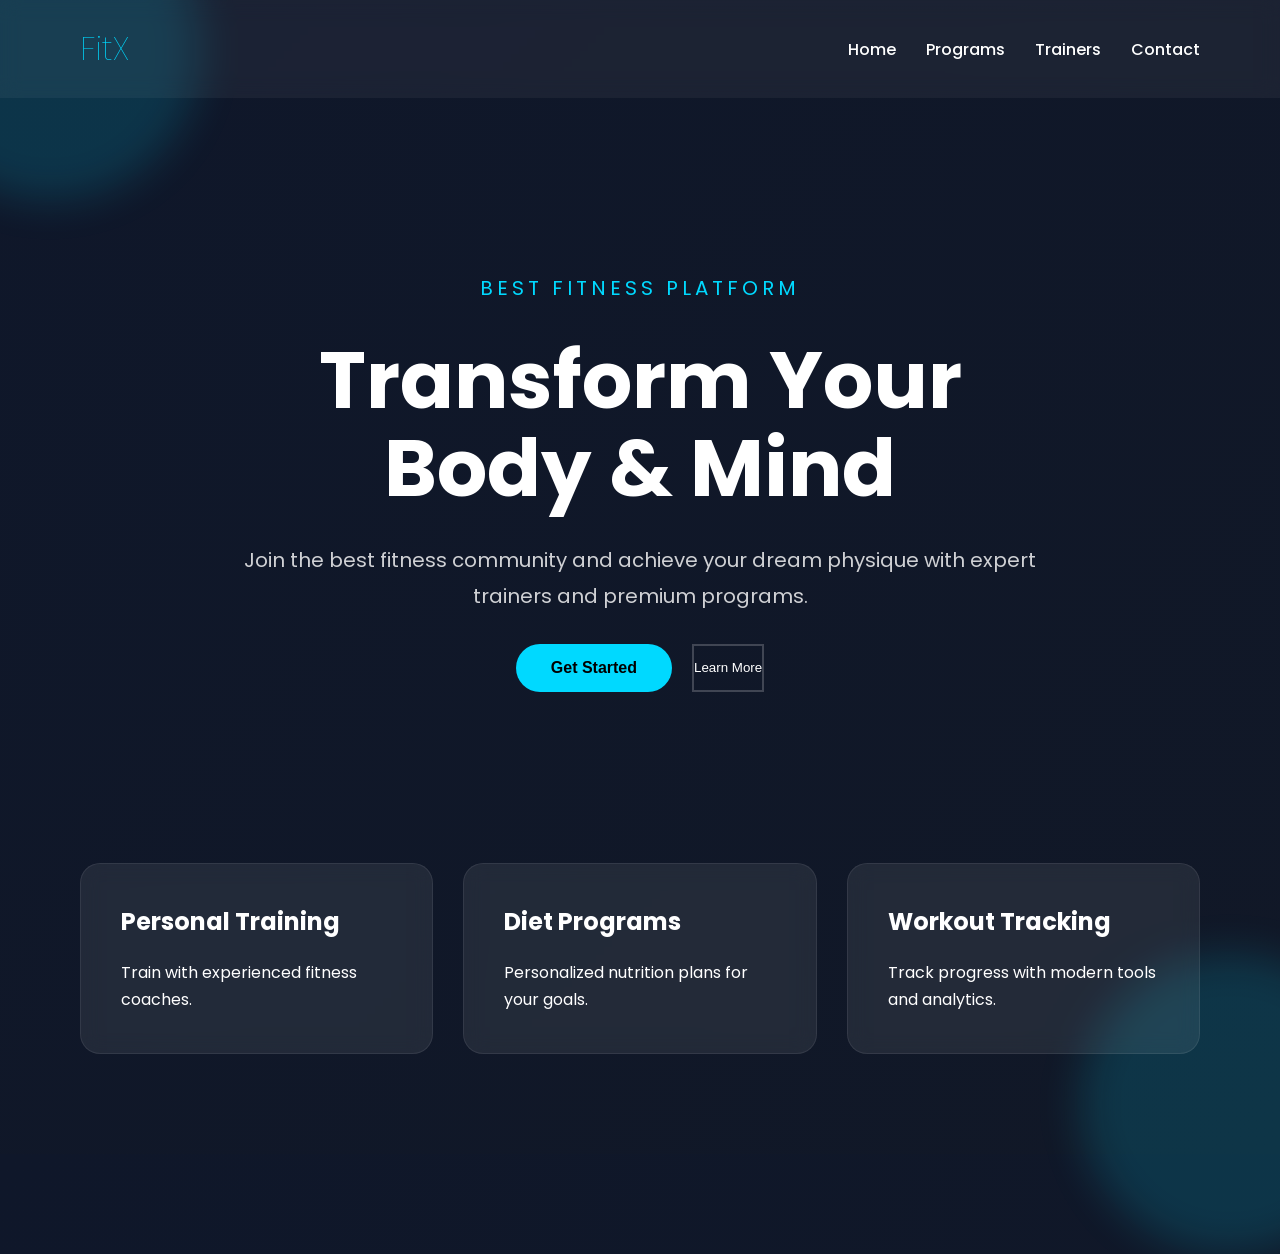
<file: Day3/index.html>
<!DOCTYPE html>
<html lang="en">

<head>

    <meta charset="UTF-8">

    <meta name="viewport" content="width=device-width, initial-scale=1.0">

    <title>FitX</title>

    <link rel="stylesheet" href="style.css">

    <!-- GOOGLE FONT -->

    <link rel="preconnect" href="https://fonts.googleapis.com">

    <link rel="preconnect" href="https://fonts.gstatic.com" crossorigin>

    <link href="https://fonts.googleapis.com/css2?family=Poppins:wght@300;400;500;600;700;800&display=swap" rel="stylesheet">

</head>

<body>


    <!-- ================= BACKGROUND CIRCLES ================= -->

    <div class="circle circle-1"></div>

    <div class="circle circle-2"></div>


    <!-- ================= NAVBAR ================= -->

    <nav class="navbar">

        <div class="logo">
            FitX
        </div>

        <ul class="nav-links">

            <li><a href="#">Home</a></li>

            <li><a href="#">Programs</a></li>

            <li><a href="#">Trainers</a></li>

            <li><a href="#">Contact</a></li>

        </ul>

    </nav>


    <!-- ================= HERO SECTION ================= -->

    <section class="hero">

        <div class="hero-content">

            <p class="small-text">
                BEST FITNESS PLATFORM
            </p>

            <h1>
                Transform Your Body & Mind
            </h1>

            <p class="description">

                Join the best fitness community and achieve your dream physique with expert trainers and premium programs.

            </p>

            <div class="buttons">

                <button class="primary-btn">
                    Get Started
                </button>

                <button class="secondary-btn">
                    Learn More
                </button>

            </div>

        </div>

    </section>


    <!-- ================= FEATURES SECTION ================= -->

    <section class="features">

        <div class="feature-card">

            <h3>Personal Training</h3>

            <p>
                Train with experienced fitness coaches.
            </p>

        </div>


        <div class="feature-card">

            <h3>Diet Programs</h3>

            <p>
                Personalized nutrition plans for your goals.
            </p>

        </div>


        <div class="feature-card">

            <h3>Workout Tracking</h3>

            <p>
                Track progress with modern tools and analytics.
            </p>

        </div>

    </section>

</body>

</html>
</file>
<file: Day3/style.css>
/* =========================
   RESET
========================= */

*{
    margin: 0;
    padding: 0;
    box-sizing: border-box;
}


/* =========================
   VARIABLES
========================= */

:root{

    --primary-color: #00d9ff;
    --secondary-color: #0f172a;
    --card-color: rgba(255,255,255,0.08);
    --text-color: white;
}


/* =========================
   BODY
========================= */

body{

    font-family: 'Poppins', sans-serif;

    background: linear-gradient(
        135deg,
        #0f172a,
        #111827
    );

    color: white;

    overflow-x: hidden;

    position: relative;

    min-height: 100vh;
} 

.circle{ 
    position: absolute; 
    border-radius: 50%; 
    background: rgba(0,217,255,0.15);  
    filter: blur(20px); 
    z-index: -1; 
    animation: float 6s infinite ease-in-out; 


}

.circle-1{

    width: 300px;

    height: 300px;

    top: -100px;

    left: -100px;
}

.circle-2{

    width: 300px;

    height: 300px;

    bottom: -100px;

    right: -100px;
} 

/* Animations */ 

@keyframes float{ 
    0%{
        transform: translateY(0px);
    }

    50%{
        transform: translateY(30px);
    }

    100%{
        transform: translateY(0px);
    }
}

.navbar{ 
    display: flex; 
    justify-content: space-between; 
    align-items: center;  
    padding: 25px 80px;  

        /* glassmorphism */ 
    
    background: rgba(255,255,255,0.05); 
    backdrop-filter: blur(10px); 
    position: sticky; 
    top: 0; 
    z-index: 100;

} 

.logo{ 
    font-size: 32px; 
    font-weight: 100; 
    color: var(--primary-color);
} 

.nav-links { 
    display: flex; 
    list-style: none; 
    gap: 30px;
} 

.nav-links a { 
    text-decoration: none; 
    color: white; 
    transition: 0.3s; 
    font-weight: 500; 
    position: relative;
} 

.nav-links a::before{ 
    content: "" ; 
    position: absolute; 
    width: 0%; 
    height: 2px; 
    background-color: var(--primary-color); 
    bottom: -5px; 
    left: 0; 
    transition: 0.3s;
} 

/* Animated Underline */ 

.nav-links a:hover::before{ 
    width: 100%;
}


.hero {  
    min-height: 85vh; 
    display: flex; 
    justify-content: center; 
    align-items: center; 
    text-align: center; 
    padding:80px; 

}  

.hero-content { 
    max-width: 800px; 
    text-align: center;
} 

.hero-content h1{ 
    font-size: 80px; 
    margin-bottom: 30px; 
    line-height: 1.1; 
}

.hero-content p { 
    font-size: 20px; 
    line-height: 1.8; 
    margin-bottom: 30px; 
 
}  

.small-text { 
    color: var(--primary-color); 
    letter-spacing: 4px; 
    margin-bottom: 20px; 
    font-size: 14px; 
} 

.description{ 
    line-height: 1.8; 
    font-size: 18px; 
    margin-bottom: 40px;  
    color: rgba(255,255,255,0.8);

}

.buttons { 
    display: flex; 
    justify-content: center; 
    gap: 20px; 
} 

.primary-btn { 
    padding: 15px 35px; 
    border: none; 
    border-radius: 50px; 
    font-size: 16px; 
    cursor: pointer; 
    transition: 0.3s; 

} 

.primary-btn{ 
    background-color: var(--primary-color); 
    color: black; 
    font-weight: 600; 
}

.secondary-btn { 
   background: transparent; 
   border: 2px solid rgba(255, 255, 255, 0.2); 
   color: white; 

} 

button:hover { 
    transform: translateY(-5px); 
    box-shadow: 0 10px 25px rgba(0,0,0,0.3);
}
 

.features{  
    display: grid; 
    grid-template-columns: repeat(
        auto-fit,
        minmax(250px,1fr)
    );

    gap: 30px; 
    padding: 0 80px 100px;
} 

.feature-card{ 
    background: var(--card-color); 
    padding: 40px; 
    border-radius: 20px; 
    backdrop-filter: blur(10px); 
    transition: 0.4s; 
    border: 1px solid rgba(255, 255, 255, 0.08)  


}  

.feature-card:hover {  

    transform: translateY(-10px); 
    border-color: var(--primary-color); 
    color: var(--primary-color);

}

.feature-card h3 { 
    margin-bottom: 20px; 
    font-size: 24px; 
} 

.feature-card p { 
    line-height: 1.7; 
    color: white;
}  

@media(max-width: 900px){

    .navbar{

        flex-direction: column;

        gap: 20px;

        padding: 20px 30px;
    }

    .hero{

        padding: 50px 30px;
    }

    .hero-content h1{

        font-size: 50px;
    }

    .buttons{

        flex-direction: column;
    }

    .features{

        padding: 0 30px 80px;
    }

}
</file>
